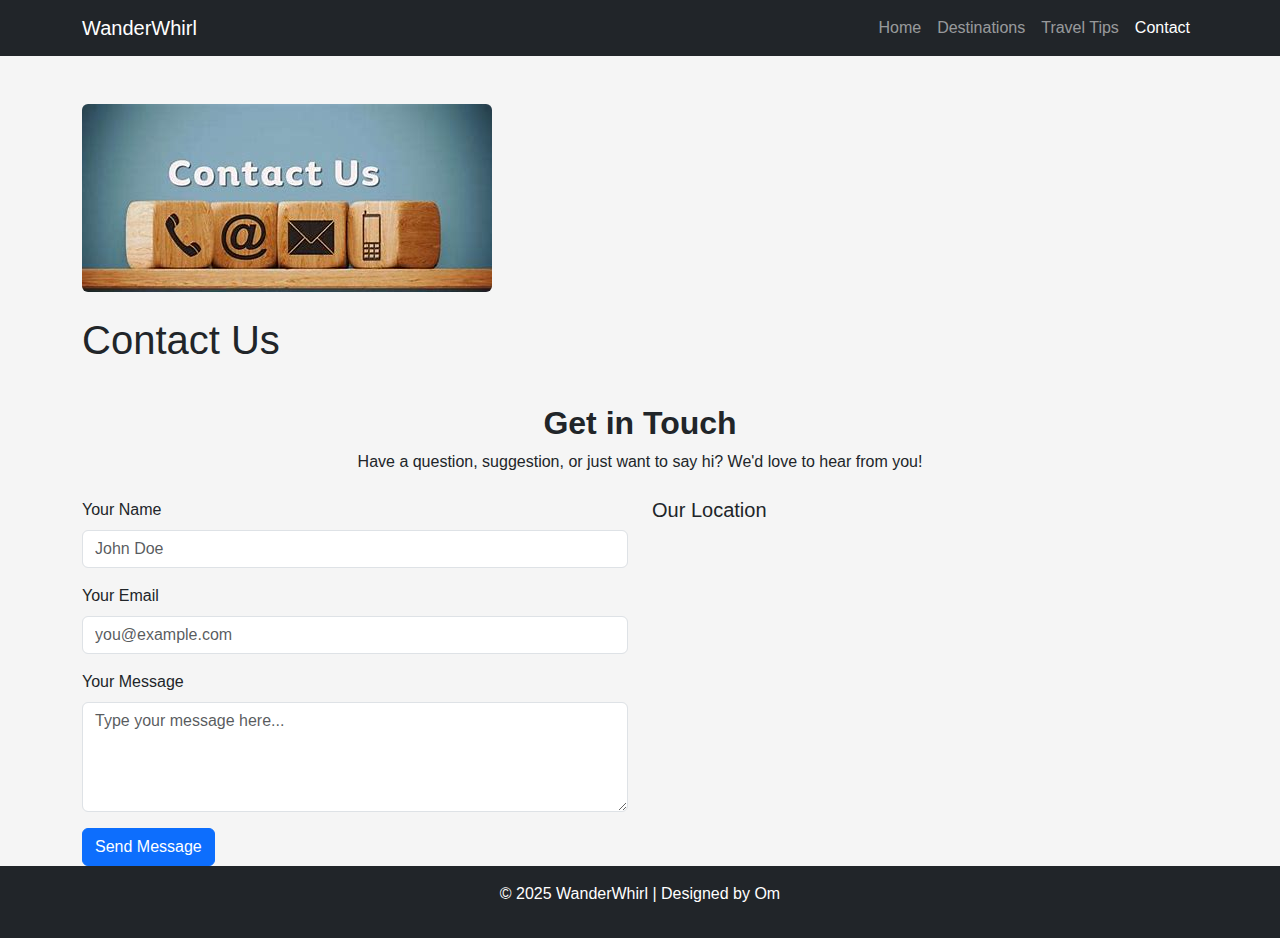
<file: contact.html>
<!DOCTYPE html>
<html lang="en">
<head>
  <meta charset="UTF-8" />
  <meta name="viewport" content="width=device-width, initial-scale=1.0"/>
  <title>Contact Us - WanderWhirl</title>
  <link href="https://cdn.jsdelivr.net/npm/bootstrap@5.3.0/dist/css/bootstrap.min.css" rel="stylesheet"/>
  <style>
    body {
      font-family: 'Segoe UI', sans-serif;
      background-color: #f5f5f5;
    }
    .section-title {
      margin-top: 40px;
      font-weight: bold;
    }
    .map-container {
      position: relative;
      padding-bottom: 56.25%;
      height: 0;
      overflow: hidden;
      border-radius: 10px;
    }
    .map-container iframe {
      position: absolute;
      top: 0;
      left: 0;
      width: 100%;
      height: 100%;
      border: 0;
    }
  </style>
</head>
<body>

<!-- Navbar -->
<nav class="navbar navbar-expand-lg navbar-dark bg-dark">
  <div class="container">
    <a class="navbar-brand" href="index.html">WanderWhirl</a>
    <button class="navbar-toggler" type="button" data-bs-toggle="collapse" data-bs-target="#navbarNav">
      <span class="navbar-toggler-icon"></span>
    </button>
    <div class="collapse navbar-collapse" id="navbarNav">
      <ul class="navbar-nav ms-auto">
        <li class="nav-item"><a class="nav-link" href="index.html">Home</a></li>
        <li class="nav-item"><a class="nav-link" href="destinations.html">Destinations</a></li>
        <li class="nav-item"><a class="nav-link" href="tips.html">Travel Tips</a></li>
        <li class="nav-item"><a class="nav-link active" href="#">Contact</a></li>
      </ul>
    </div>
  </div>
</nav>

<!-- Contact Form Section -->
<div class="container mt-5">
    <img src="images/contact.jpg" class="img-fluid rounded mb-4" alt="Contact Us">
    <h1>Contact Us</h1>
  
  <h2 class="section-title text-center">Get in Touch</h2>
  <p class="text-center mb-4">Have a question, suggestion, or just want to say hi? We'd love to hear from you!</p>
  
  <div class="row">
    <div class="col-md-6">
        <form action="thankyou.html" method="get">
            <div class="mb-3">
              <label for="name" class="form-label">Your Name</label>
              <input type="text" class="form-control" id="name" name="name" placeholder="John Doe" required />
            </div>
            <div class="mb-3">
              <label for="email" class="form-label">Your Email</label>
              <input type="email" class="form-control" id="email" name="email" placeholder="you@example.com" required />
            </div>
            <div class="mb-3">
              <label for="message" class="form-label">Your Message</label>
              <textarea class="form-control" id="message" name="message" rows="4" placeholder="Type your message here..." required></textarea>
            </div>
            <button type="submit" class="btn btn-primary">Send Message</button>
          </form>
      </form>
    </div>

    <div class="col-md-6">
      <h5 class="mb-3">Our Location</h5>
      <div class="map-container mb-3">
        <iframe src="https://www.google.com/maps/embed?pb=!1m18!1m12!1m3!1d3783.710867095139!2d73.8328524148924!3d18.506757287414983!2m3!1f0!2f0!3f0!3m2!1i1024!2i768!4f13.1!3m3!1m2!1s0x3bc2c02df20e9e6d%3A0x6ab17ff329df5f0!2sPune%2C%20Maharashtra!5e0!3m2!1sen!2sin!4v1679904702739!5m2!1sen!2sin" allowfullscreen="" loading="lazy"></iframe>
      </div>
    </div>
  </div>
</div>

<!-- Footer -->
<footer class="bg-dark text-white text-center py-3">
  <p>© 2025 WanderWhirl | Designed by Om</p>
</footer>

<script src="https://cdn.jsdelivr.net/npm/bootstrap@5.3.0/dist/js/bootstrap.bundle.min.js"></script>
</body>
</html>
</file>
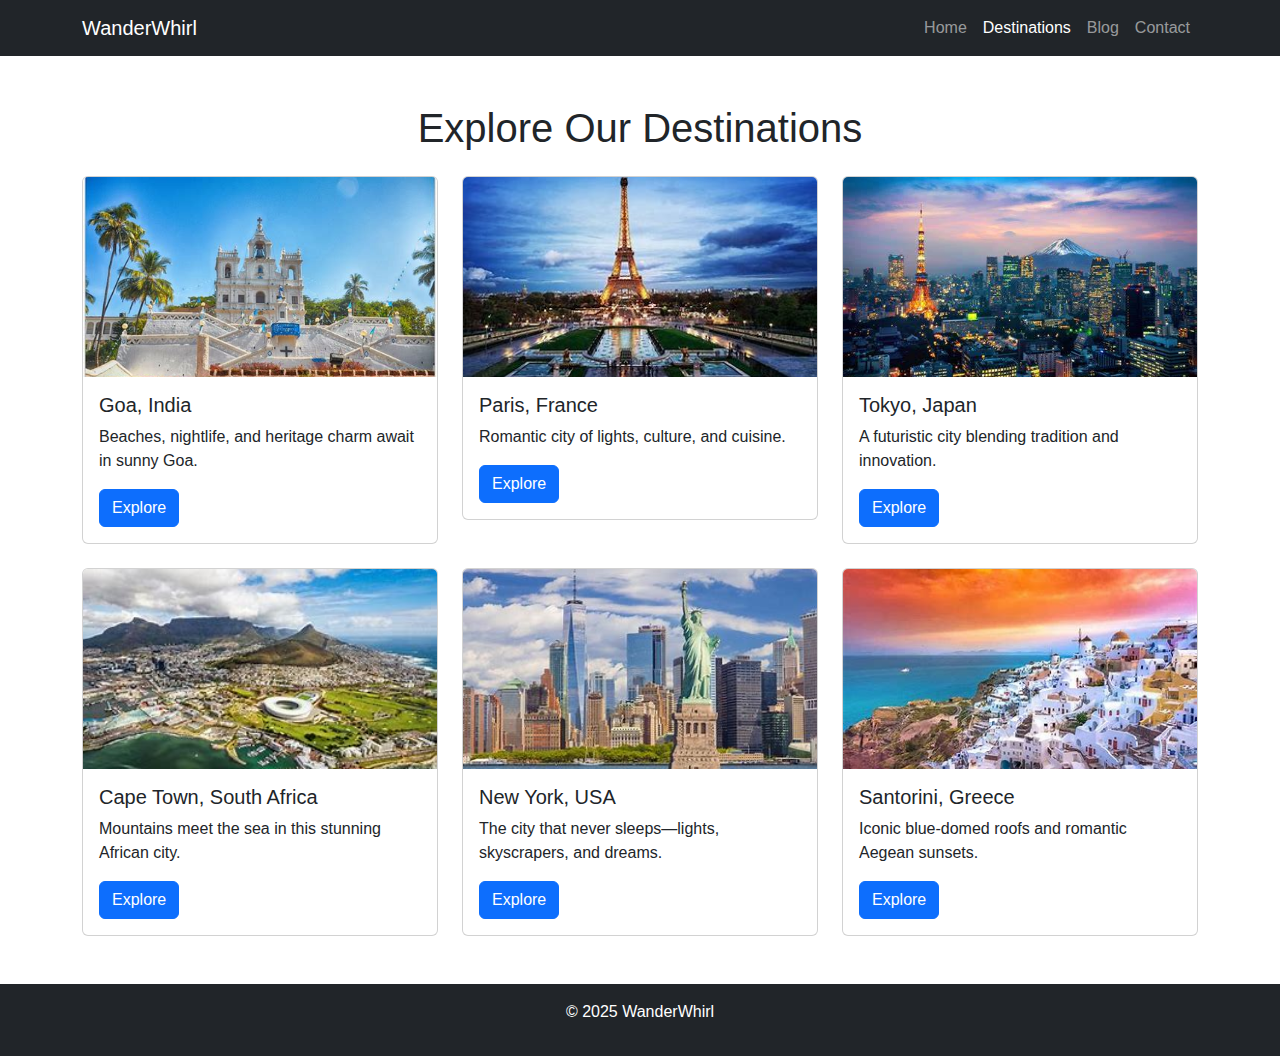
<file: destinations.html>
<!DOCTYPE html>
<html lang="en">
<head>
  <meta charset="UTF-8">
  <title>Destinations - WanderWhirl</title>
  <link href="https://cdn.jsdelivr.net/npm/bootstrap@5.3.0/dist/css/bootstrap.min.css" rel="stylesheet">
  <style>
    body { font-family: 'Segoe UI', sans-serif; }
    .destination-card img {
      height: 200px;
      object-fit: cover;
    }
  </style>
</head>
<body>
  <nav class="navbar navbar-expand-lg navbar-dark bg-dark">
    <div class="container">
      <a class="navbar-brand" href="index.html">WanderWhirl</a>
      <button class="navbar-toggler" type="button" data-bs-toggle="collapse" data-bs-target="#navbarNav">
        <span class="navbar-toggler-icon"></span>
      </button>
      <div class="collapse navbar-collapse" id="navbarNav">
        <ul class="navbar-nav ms-auto">
          <li class="nav-item"><a class="nav-link" href="index.html">Home</a></li>
          <li class="nav-item"><a class="nav-link active" href="destinations.html">Destinations</a></li>
          <li class="nav-item"><a class="nav-link" href="blog.html">Blog</a></li>
          <li class="nav-item"><a class="nav-link" href="contact.html">Contact</a></li>
        </ul>
      </div>
    </div>
  </nav>

  <div class="container py-5">
    <h1 class="mb-4 text-center">Explore Our Destinations</h1>
    <div class="row g-4">
      <div class="col-md-4">
        <div class="card destination-card">
          <img src="images/destination-goa.jpg" class="card-img-top" alt="Goa">
          <div class="card-body">
            <h5 class="card-title">Goa, India</h5>
            <p class="card-text">Beaches, nightlife, and heritage charm await in sunny Goa.</p>
            <a href="goa.html" class="btn btn-primary">Explore</a>
          </div>
        </div>
      </div>
      <div class="col-md-4">
        <div class="card destination-card">
          <img src="images/destination-paris.jpg" class="card-img-top" alt="Paris">
          <div class="card-body">
            <h5 class="card-title">Paris, France</h5>
            <p class="card-text">Romantic city of lights, culture, and cuisine.</p>
            <a href="paris.html" class="btn btn-primary">Explore</a>
          </div>
        </div>
      </div>
      <div class="col-md-4">
        <div class="card destination-card">
          <img src="images/destination-tokyo.jpg" class="card-img-top" alt="Tokyo">
          <div class="card-body">
            <h5 class="card-title">Tokyo, Japan</h5>
            <p class="card-text">A futuristic city blending tradition and innovation.</p>
            <a href="tokyo.html" class="btn btn-primary">Explore</a>
          </div>
        </div>
      </div>
      <div class="col-md-4">
        <div class="card destination-card">
          <img src="images/destination-capet.jpeg" class="card-img-top" alt="Cape Town">
          <div class="card-body">
            <h5 class="card-title">Cape Town, South Africa</h5>
            <p class="card-text">Mountains meet the sea in this stunning African city.</p>
            <a href="cape-town.html" class="btn btn-primary">Explore</a>
          </div>
        </div>
      </div>
      <div class="col-md-4">
        <div class="card destination-card">
          <img src="images/destination-nyc.jpeg" class="card-img-top" alt="New York">
          <div class="card-body">
            <h5 class="card-title">New York, USA</h5>
            <p class="card-text">The city that never sleeps—lights, skyscrapers, and dreams.</p>
            <a href="newyork.html" class="btn btn-primary">Explore</a>
          </div>
        </div>
      </div>
      <div class="col-md-4">
        <div class="card destination-card">
          <img src="images/destination-santorini.jpeg" class="card-img-top" alt="Santorini">
          <div class="card-body">
            <h5 class="card-title">Santorini, Greece</h5>
            <p class="card-text">Iconic blue-domed roofs and romantic Aegean sunsets.</p>
            <a href="santorini.html" class="btn btn-primary">Explore</a>
          </div>
        </div>
      </div>
    </div>
  </div>

  <footer class="bg-dark text-white text-center py-3">
    <p>© 2025 WanderWhirl</p>
  </footer>

</body>
</html>
</file>
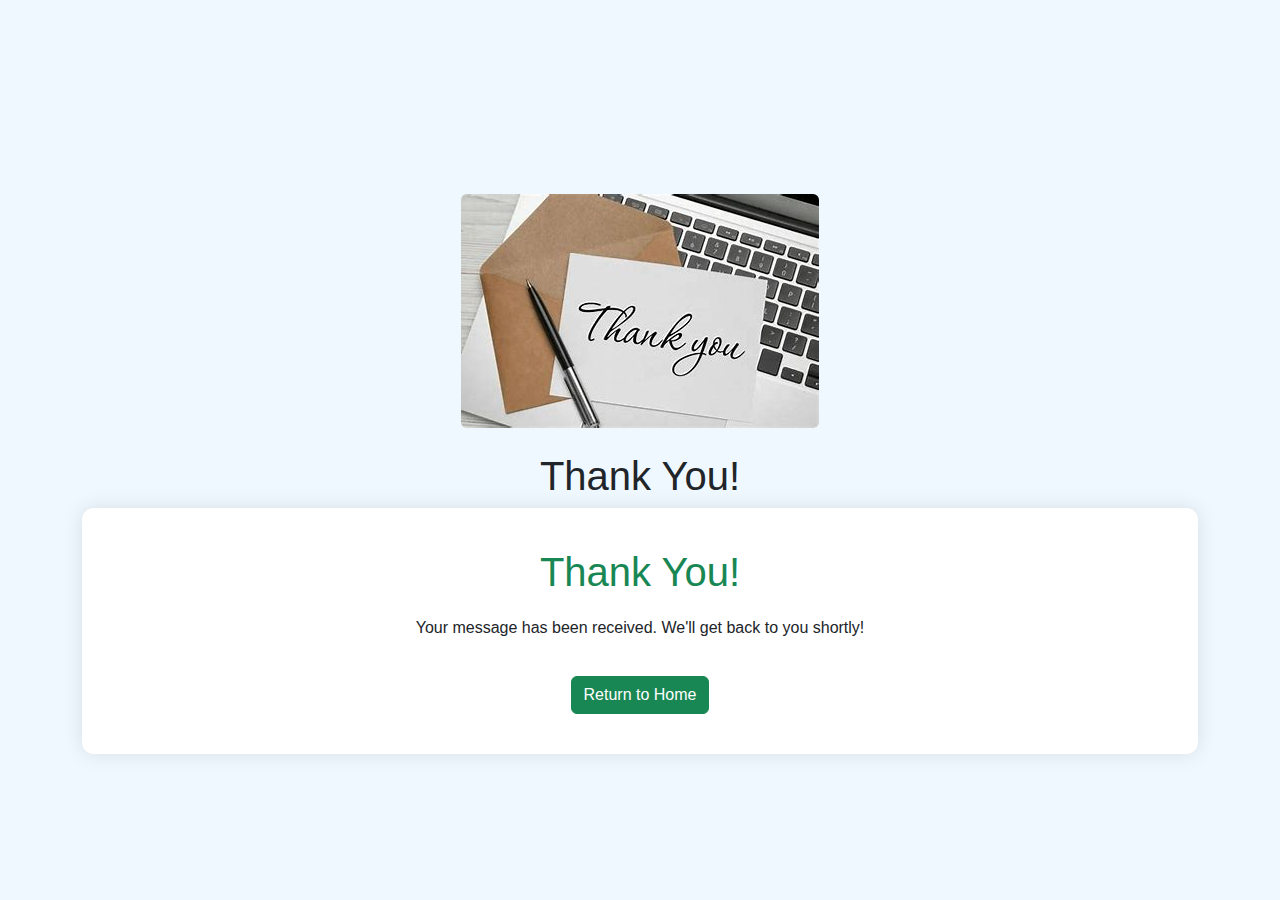
<file: thankyou.html>
<!DOCTYPE html>
<html lang="en">
<head>
  <meta charset="UTF-8" />
  <meta name="viewport" content="width=device-width, initial-scale=1.0"/>
  <title>Thank You - WanderWhirl</title>
  <link href="https://cdn.jsdelivr.net/npm/bootstrap@5.3.0/dist/css/bootstrap.min.css" rel="stylesheet"/>
  <style>
    body {
      font-family: 'Segoe UI', sans-serif;
      background-color: #f0f8ff;
      display: flex;
      align-items: center;
      justify-content: center;
      height: 100vh;
      text-align: center;
    }
    .message-box {
      background-color: white;
      padding: 40px;
      border-radius: 12px;
      box-shadow: 0 0 20px rgba(0,0,0,0.1);
    }
    .message-box h1 {
      color: #198754;
      margin-bottom: 20px;
    }
    .btn-home {
      margin-top: 20px;
    }
  </style>
</head>
<body>
    <div class="container mt-5 text-center">
      <img src="images/thank-you.jpg" class="img-fluid rounded mb-4" alt="Thank You">
      <h1>Thank You!</h1>
  

  <div class="message-box">
    <h1>Thank You!</h1>
    <p>Your message has been received. We'll get back to you shortly!</p>
    <a href="index.html" class="btn btn-success btn-home">Return to Home</a>
  </div>

</body>
</html>
</file>
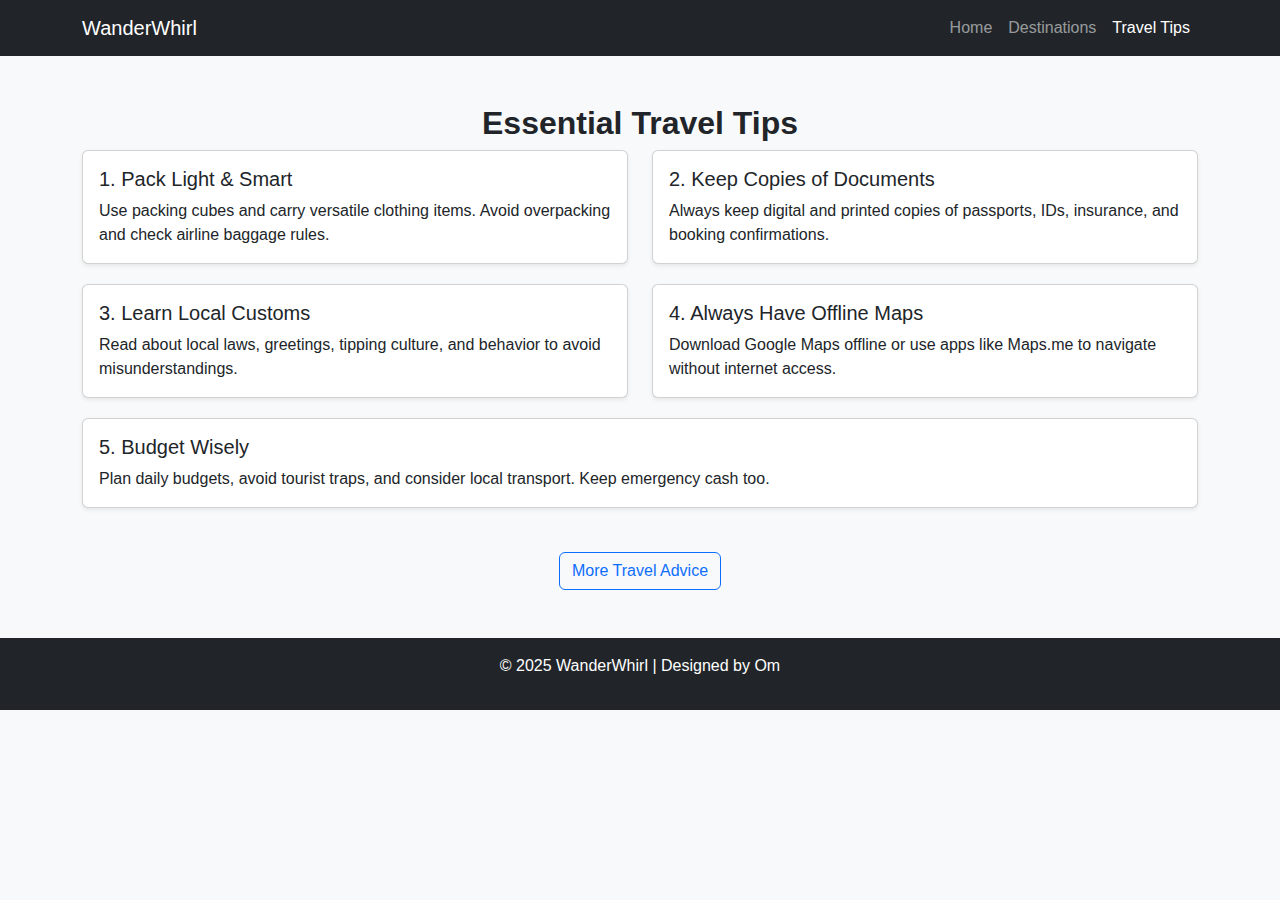
<file: tips.html>
<!DOCTYPE html>
<html lang="en">
<head>
  <meta charset="UTF-8" />
  <meta name="viewport" content="width=device-width, initial-scale=1.0"/>
  <title>Travel Tips - WanderWhirl</title>
  <link href="https://cdn.jsdelivr.net/npm/bootstrap@5.3.0/dist/css/bootstrap.min.css" rel="stylesheet"/>
  <style>
    body {
      font-family: 'Segoe UI', sans-serif;
      background-color: #f8f9fa;
    }
    .section-title {
      margin-top: 40px;
      font-weight: bold;
    }
    .card {
      margin-bottom: 20px;
    }
  </style>
</head>
<body>

<!-- Navbar -->
<nav class="navbar navbar-expand-lg navbar-dark bg-dark">
  <div class="container">
    <a class="navbar-brand" href="index.html">WanderWhirl</a>
    <button class="navbar-toggler" type="button" data-bs-toggle="collapse" data-bs-target="#navbarNav">
      <span class="navbar-toggler-icon"></span>
    </button>
    <div class="collapse navbar-collapse" id="navbarNav">
      <ul class="navbar-nav ms-auto">
        <li class="nav-item"><a class="nav-link" href="index.html">Home</a></li>
        <li class="nav-item"><a class="nav-link" href="destinations.html">Destinations</a></li>
        <li class="nav-item"><a class="nav-link active" href="#">Travel Tips</a></li>
      </ul>
    </div>
  </div>
</nav>

<!-- Tips Section -->
<div class="container mt-5">
  <h2 class="section-title text-center">Essential Travel Tips</h2>

  <div class="row">
    <div class="col-md-6">
      <div class="card shadow-sm">
        <div class="card-body">
          <h5 class="card-title">1. Pack Light & Smart</h5>
          <p class="card-text">Use packing cubes and carry versatile clothing items. Avoid overpacking and check airline baggage rules.</p>
        </div>
      </div>
    </div>
    <div class="col-md-6">
      <div class="card shadow-sm">
        <div class="card-body">
          <h5 class="card-title">2. Keep Copies of Documents</h5>
          <p class="card-text">Always keep digital and printed copies of passports, IDs, insurance, and booking confirmations.</p>
        </div>
      </div>
    </div>
    <div class="col-md-6">
      <div class="card shadow-sm">
        <div class="card-body">
          <h5 class="card-title">3. Learn Local Customs</h5>
          <p class="card-text">Read about local laws, greetings, tipping culture, and behavior to avoid misunderstandings.</p>
        </div>
      </div>
    </div>
    <div class="col-md-6">
      <div class="card shadow-sm">
        <div class="card-body">
          <h5 class="card-title">4. Always Have Offline Maps</h5>
          <p class="card-text">Download Google Maps offline or use apps like Maps.me to navigate without internet access.</p>
        </div>
      </div>
    </div>
    <div class="col-md-12">
      <div class="card shadow-sm">
        <div class="card-body">
          <h5 class="card-title">5. Budget Wisely</h5>
          <p class="card-text">Plan daily budgets, avoid tourist traps, and consider local transport. Keep emergency cash too.</p>
        </div>
      </div>
    </div>
  </div>

  <div class="text-center my-4">
    <a href="https://www.nomadicmatt.com/travel-blogs/" class="btn btn-outline-primary" target="_blank">More Travel Advice</a>
  </div>
</div>

<!-- Footer -->
<footer class="bg-dark text-white text-center py-3 mt-5">
  <p>© 2025 WanderWhirl | Designed by Om</p>
</footer>

<script src="https://cdn.jsdelivr.net/npm/bootstrap@5.3.0/dist/js/bootstrap.bundle.min.js"></script>
</body>
</html>
</file>
